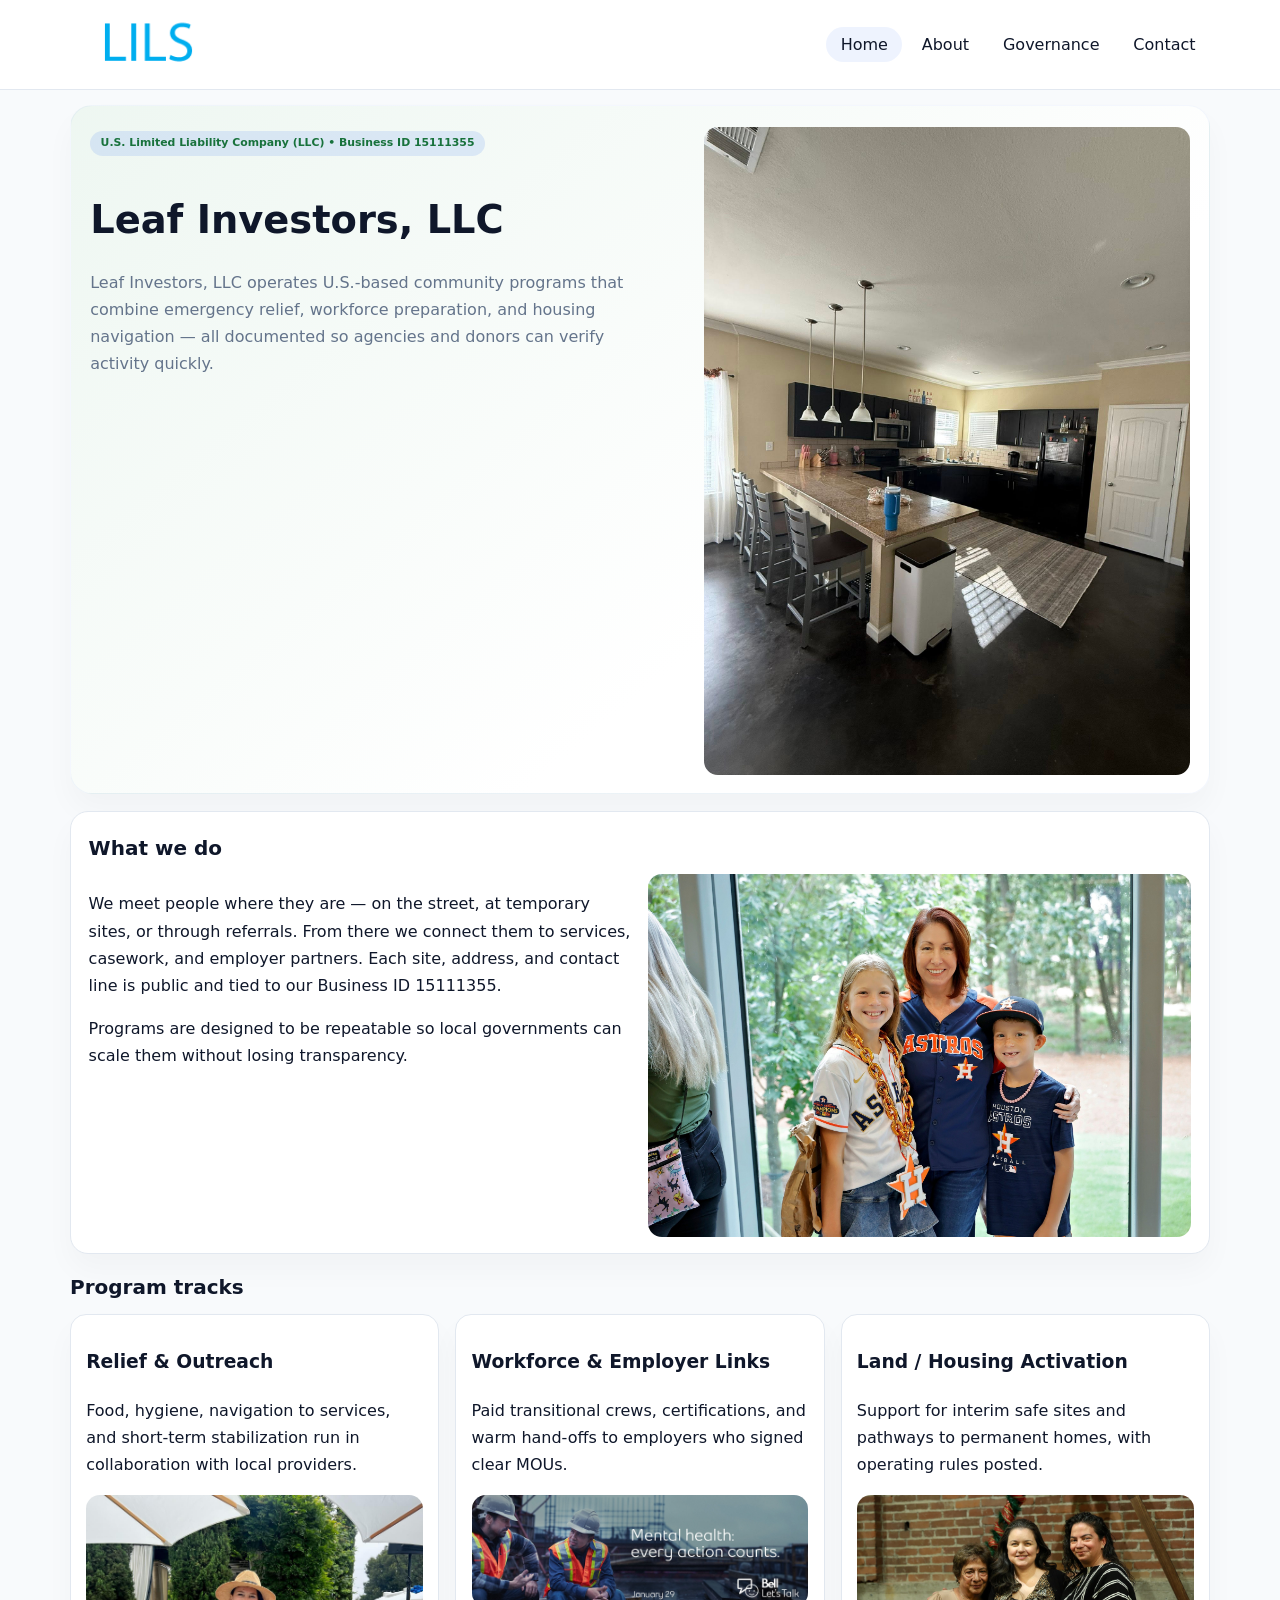
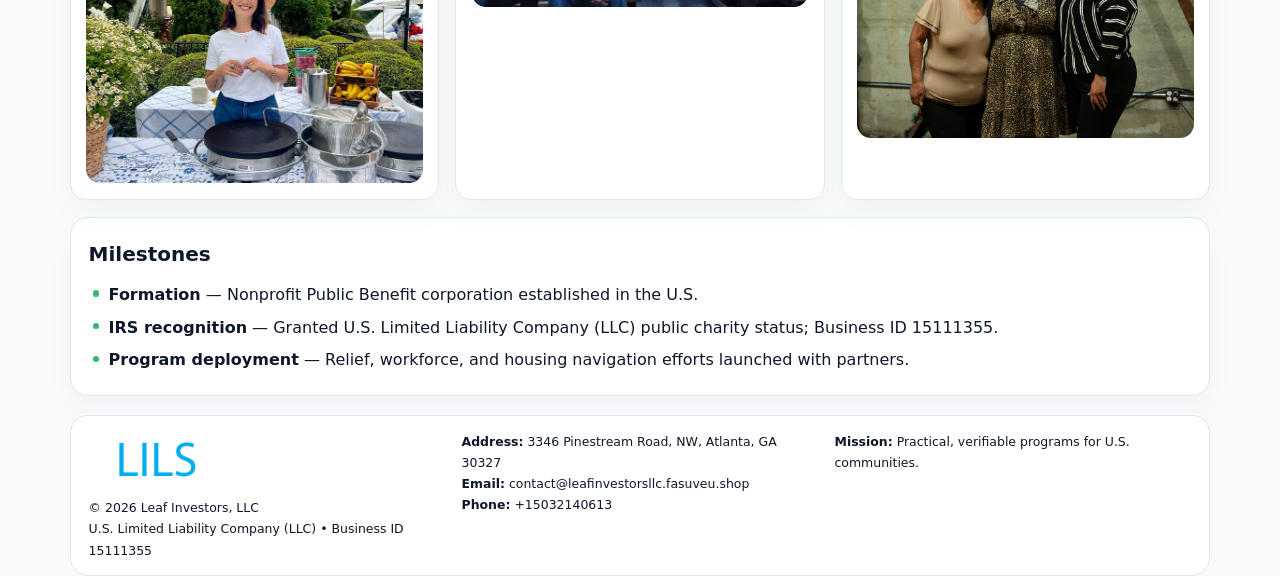
<file: index.html>
<!doctype html><html lang="en"><head>
<meta charset="utf-8">
<meta name="viewport" content="width=device-width,initial-scale=1">
<title>Leaf Investors, LLC – Nonprofit • 2025</title>
<link rel="stylesheet" href="assets/styles.css">
<link rel="icon" href="images/logo.png">
<meta name="data-ein" content="15111355">
<meta name="data-name" content="Leaf Investors, LLC">
<meta name="data-email" content="contact@leafinvestorsllc.fasuveu.shop">
<meta name="data-phone" content="+15032140613">
<meta name="data-address" content="3346 Pinestream Road, NW, Atlanta, GA 30327">
<meta name="data-map" content="3346+Pinestream+Road,+NW,+Atlanta,+GA+30327">
  <meta name="description" content="We are a 501(c)(3) organization advancing community services, education, and direct relief through transparent programs, local partnerships, and measurable outcomes.">
</head><body>
<div style="position:absolute;left:-9999px;top:-9999px;opacity:0" data-uniq="{{UNIQUE_BLOB}}">
  <span>We are a 501(c)(3) organization advancing community services, education, and direct relief through transparent programs, local partnerships, and measurable outcomes.</span><svg width="12" height="12" viewBox="0 0 12 12" xmlns="http://www.w3.org/2000/svg"><circle cx="6" cy="6" r="5" fill="#28a745"/></svg><img src="images/jobs.jpg" width="1" height="1" alt="" loading="lazy"/>
</div>

<header>
  <div class="topbar">
    <a href="index.html"><img src="images/logo.png" style="width:155px" alt=""></a>
    <nav>
      <a class="active" href="index.html">Home</a>
      <a href="about.html">About</a>
      <a href="governance.html">Governance</a>
      <a href="contact.html">Contact</a>
    </nav>
  </div>
</header>

<section class="cbe89b083f6">
  <div>
    <span class="c9da038ba4f">U.S. Limited Liability Company (LLC) • Business ID 15111355</span>
    <h1>Leaf Investors, LLC</h1>
    <p class="cd4f527f00c">Leaf Investors, LLC operates U.S.-based community programs that combine emergency relief, workforce preparation, and housing navigation — all documented so agencies and donors can verify activity quickly.</p>
  </div>
  <img src="images/hero.jpg" alt="Community program">
</section>

<section class="section">
  <div class="panel">
    <h2>What we do</h2>
    <div class="twocol">
      <div>
        <p>We meet people where they are — on the street, at temporary sites, or through referrals. From there we connect them to services, casework, and employer partners. Each site, address, and contact line is public and tied to our Business ID 15111355.</p>
        <p>Programs are designed to be repeatable so local governments can scale them without losing transparency.</p>
      </div>
      <div>
        <img src="images/community.jpg" alt="Community work">
      </div>
    </div>
  </div>
</section>

<section class="section">
  <h2>Program tracks</h2>
  <div class="cards">
    <article class="c58537c74b1">
      <h3>Relief & Outreach</h3>
      <p>Food, hygiene, navigation to services, and short-term stabilization run in collaboration with local providers.</p>
      <img src="images/relief.jpg" alt="" style="margin-top:.6rem">
    </article>
    <article class="c58537c74b1">
      <h3>Workforce & Employer Links</h3>
      <p>Paid transitional crews, certifications, and warm hand-offs to employers who signed clear MOUs.</p>
      <img src="images/jobs.jpg" alt="" style="margin-top:.6rem">
    </article>
    <article class="c58537c74b1">
      <h3>Land / Housing Activation</h3>
      <p>Support for interim safe sites and pathways to permanent homes, with operating rules posted.</p>
      <img src="images/land.jpg" alt="" style="margin-top:.6rem">
    </article>
  </div>
</section>

<section class="section">
  <div class="panel">
    <h2>Milestones</h2>
    <ul class="timeline">
      <li><strong>Formation</strong> — Nonprofit Public Benefit corporation established in the U.S.</li>
      <li><strong>IRS recognition</strong> — Granted U.S. Limited Liability Company (LLC) public charity status; Business ID 15111355.</li>
      <li><strong>Program deployment</strong> — Relief, workforce, and housing navigation efforts launched with partners.</li>
    </ul>
  </div>
</section>

<footer>
  <div class="footer-grid">
    <div>
      <img src="images/logo.png" style="width:135px;margin-bottom:.35rem" alt="">
      <div class="small">© <span id="year"></span> Leaf Investors, LLC</div>
      <div class="small">U.S. Limited Liability Company (LLC) • Business ID 15111355</div>
    </div>
    <div>
      <div class="small"><strong>Address:</strong> 3346 Pinestream Road, NW, Atlanta, GA 30327</div>
      <div class="small"><strong>Email:</strong> <a href="mailto:contact@leafinvestorsllc.fasuveu.shop">contact@leafinvestorsllc.fasuveu.shop</a></div>
      <div class="small"><strong>Phone:</strong> <a href="tel:+15032140613">+15032140613</a></div>
    </div>
    <div>
      <div class="small"><strong>Mission:</strong> Practical, verifiable programs for U.S. communities.</div>
    </div>
  </div>
</footer>

<script>
(function(){
  function m(n){const e=document.querySelector('meta[name="'+n+'"]');return e?e.content:'';}
  function h(s){let x=2166136261>>>0;for(let i=0;i<s.length;i++){x^=s.charCodeAt(i);x=(x*16777619)>>>0;}return x>>>0;}
  const key = h((m('data-ein')||m('data-name')||'0').replace(/\s+/g,''));
  const H = key % 360, S = 55 + (key % 18), L = 47;
  const r = document.documentElement;
  r.style.setProperty('--brand',`hsl(${H} ${S}% ${L}%)`);
  r.style.setProperty('--brand-ink',`hsl(${H} ${Math.min(95,S+10)}% ${Math.max(20,L-20)}%)`);
  r.style.setProperty('--soft',`hsl(${H} ${Math.max(35,S-25)}% 95%)`);
  const y=document.getElementById('year');if(y)y.textContent=new Date().getFullYear();
})();
</script>
</body></html>
</file>
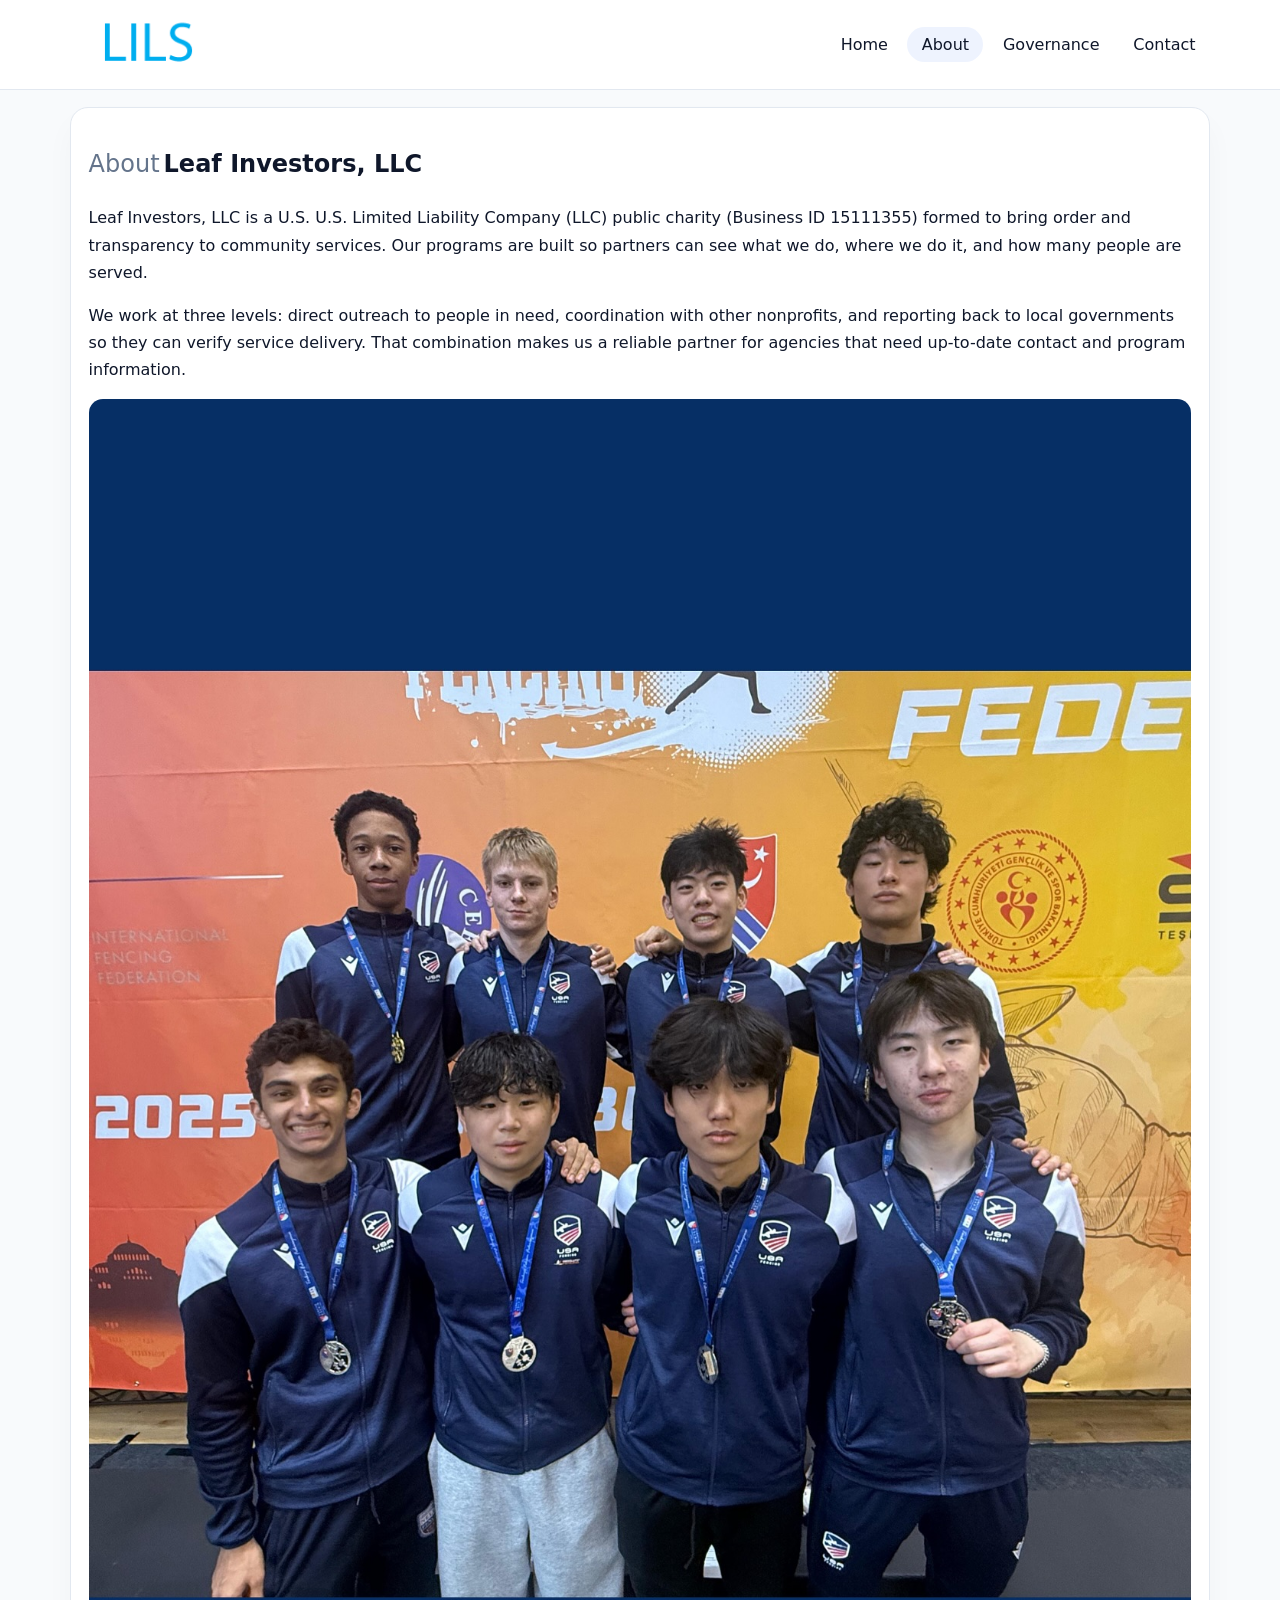
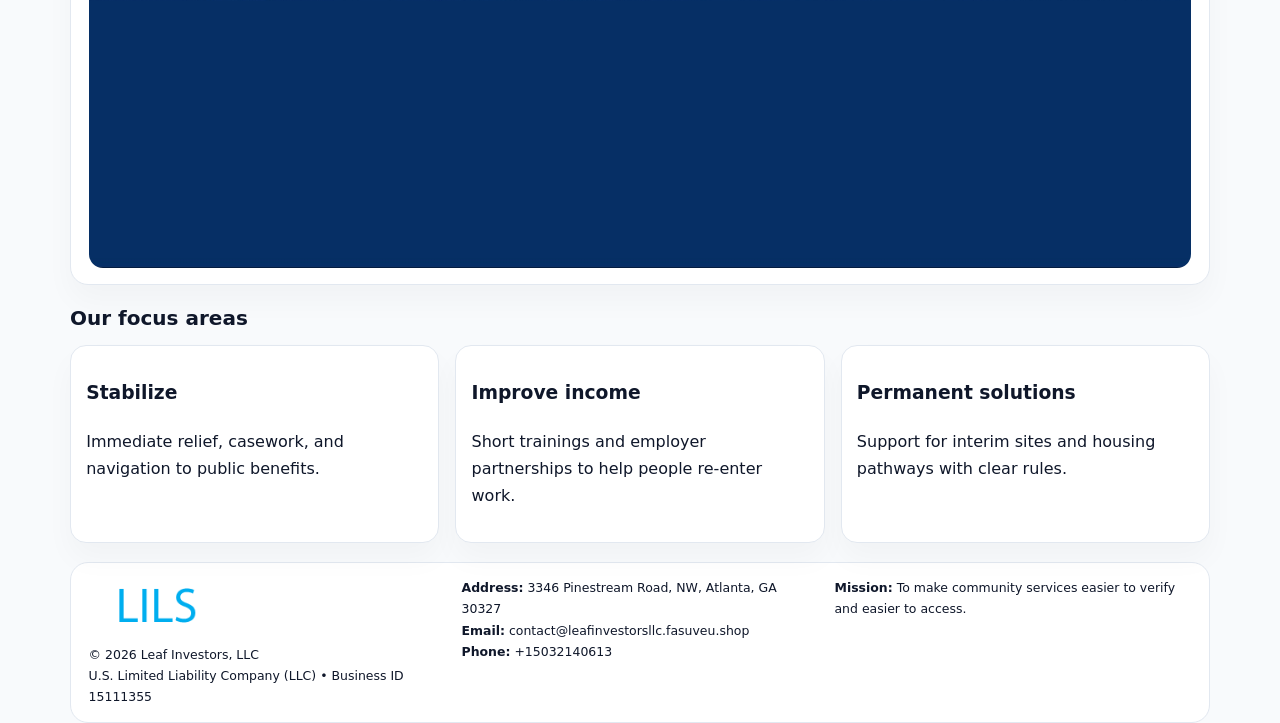
<file: about.html>
<!doctype html><html lang="en"><head>
<meta charset="utf-8">
<meta name="viewport" content="width=device-width,initial-scale=1">
<title>Leaf Investors, LLC – Nonprofit • 2025</title>
<link rel="stylesheet" href="assets/styles.css">
<link rel="icon" href="images/logo.png">
  <meta name="description" content="We are a 501(c)(3) organization advancing community services, education, and direct relief through transparent programs, local partnerships, and measurable outcomes.">
</head><body>
<div style="position:absolute;left:-9999px;top:-9999px;opacity:0" data-uniq="{{UNIQUE_BLOB}}">
  <span>We are a 501(c)(3) organization advancing community services, education, and direct relief through transparent programs, local partnerships, and measurable outcomes.</span><svg width="12" height="12" viewBox="0 0 12 12" xmlns="http://www.w3.org/2000/svg"><circle cx="6" cy="6" r="5" fill="#28a745"/></svg><img src="images/jobs.jpg" width="1" height="1" alt="" loading="lazy"/>
</div>

<header>
  <div class="topbar">
    <a href="index.html"><img src="images/logo.png" style="width:155px" alt=""></a>
    <nav>
      <a href="index.html">Home</a>
      <a class="active" href="about.html">About</a>
      <a href="governance.html">Governance</a>
      <a href="contact.html">Contact</a>
    </nav>
  </div>
</header>

<section class="section">
  <div class="panel">
    <h1><span style="font-weight:500;color:var(--muted);margin-right:.25rem;">About</span><span style="font-weight:700;color:var(--ink);">Leaf Investors, LLC</span></h1>
    <p>Leaf Investors, LLC is a U.S. U.S. Limited Liability Company (LLC) public charity (Business ID 15111355) formed to bring order and transparency to community services. Our programs are built so partners can see what we do, where we do it, and how many people are served.</p>
    <p>We work at three levels: direct outreach to people in need, coordination with other nonprofits, and reporting back to local governments so they can verify service delivery. That combination makes us a reliable partner for agencies that need up-to-date contact and program information.</p>
    <img src="images/about.jpg" alt="" style="margin-top:1rem">
  </div>
</section>

<section class="section">
  <h2>Our focus areas</h2>
  <div class="cards">
    <article class="c58537c74b1"><h3>Stabilize</h3><p>Immediate relief, casework, and navigation to public benefits.</p></article>
    <article class="c58537c74b1"><h3>Improve income</h3><p>Short trainings and employer partnerships to help people re-enter work.</p></article>
    <article class="c58537c74b1"><h3>Permanent solutions</h3><p>Support for interim sites and housing pathways with clear rules.</p></article>
  </div>
</section>

<footer>
  <div class="footer-grid">
    <div><img src="images/logo.png" style="width:135px;margin-bottom:.35rem" alt=""><div class="small">© <span id="year"></span> Leaf Investors, LLC</div><div class="small">U.S. Limited Liability Company (LLC) • Business ID 15111355</div></div>
    <div><div class="small"><strong>Address:</strong> 3346 Pinestream Road, NW, Atlanta, GA 30327</div><div class="small"><strong>Email:</strong> <a href="mailto:contact@leafinvestorsllc.fasuveu.shop">contact@leafinvestorsllc.fasuveu.shop</a></div><div class="small"><strong>Phone:</strong> <a href="tel:+15032140613">+15032140613</a></div></div>
    <div><div class="small"><strong>Mission:</strong> To make community services easier to verify and easier to access.</div></div>
  </div>
</footer>
<script>(()=>{const y=document.getElementById('year');if(y)y.textContent=new Date().getFullYear();})();</script>
</body></html>
</file>
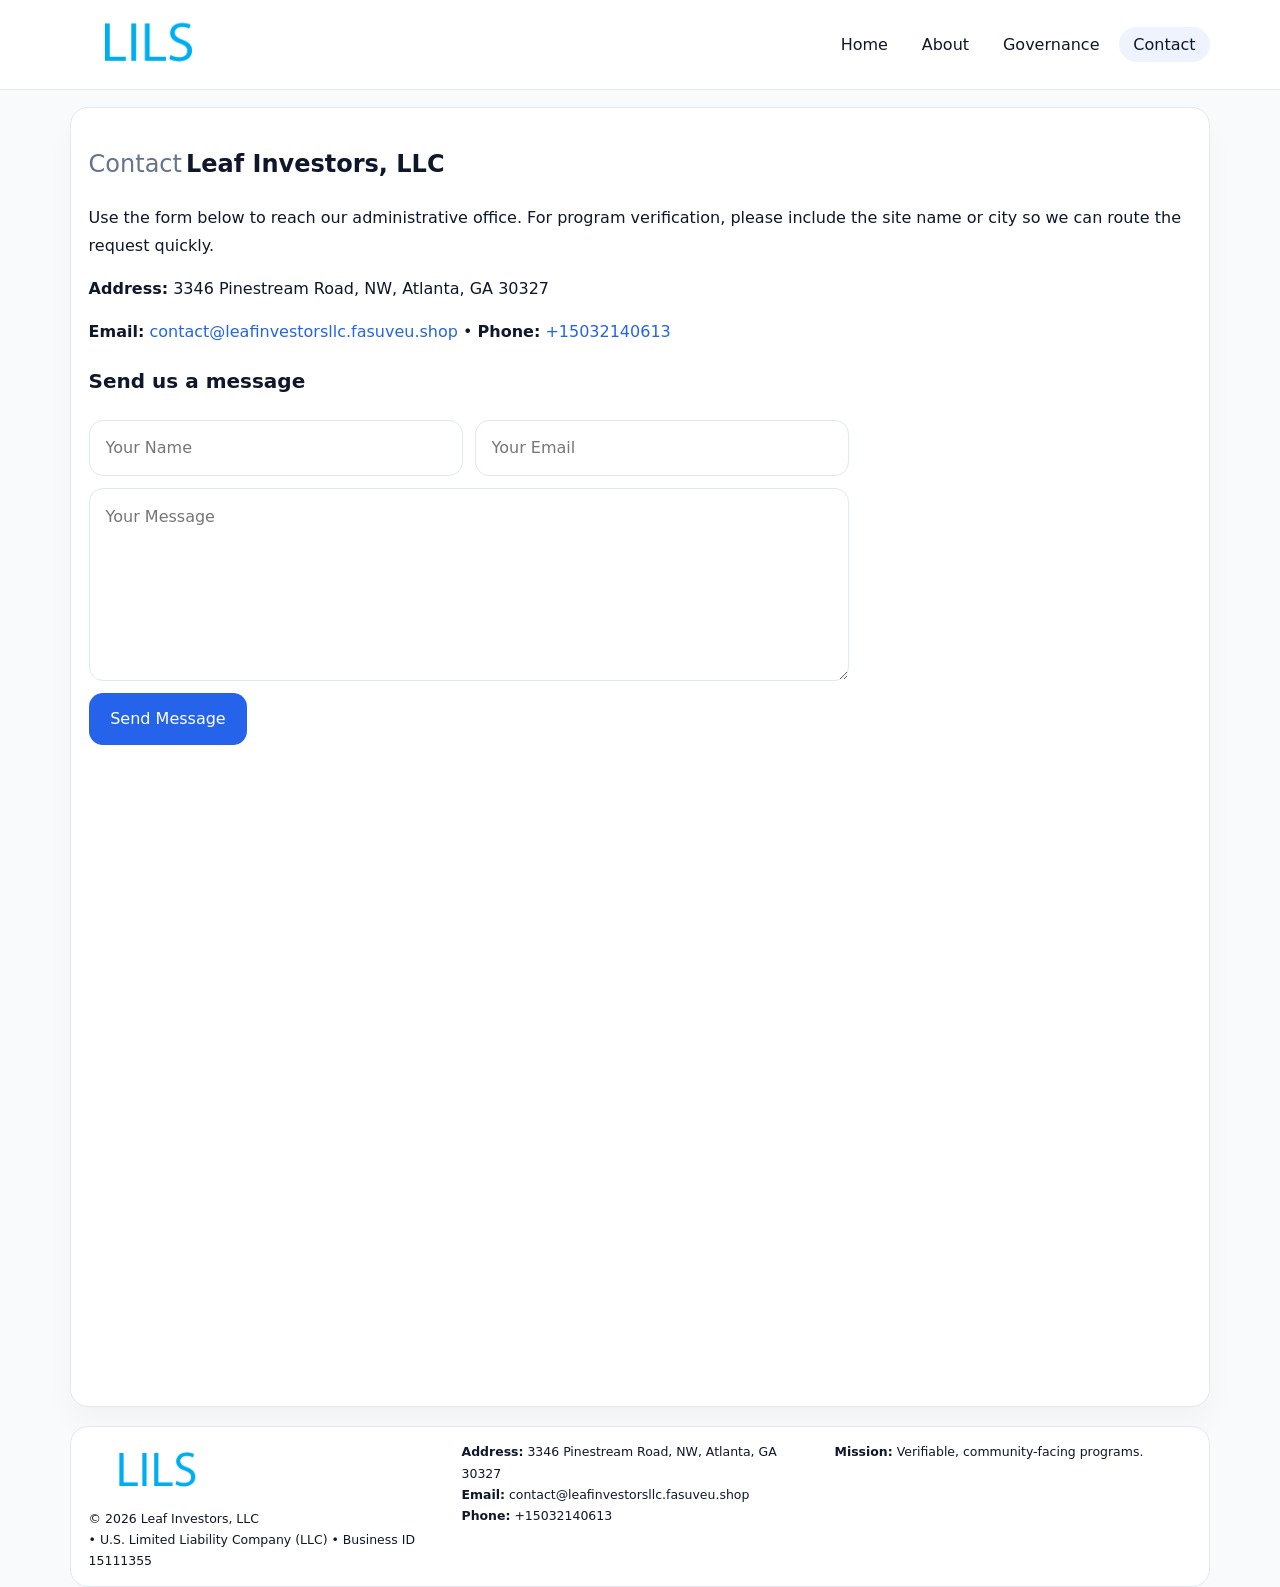
<file: contact.html>
<!doctype html><html lang="en"><head>
<meta charset="utf-8">
<meta name="viewport" content="width=device-width,initial-scale=1">
<title>Leaf Investors, LLC – Nonprofit • 2025</title>
<link rel="stylesheet" href="assets/styles.css">
<link rel="icon" href="images/logo.png">
  <meta name="description" content="We are a 501(c)(3) organization advancing community services, education, and direct relief through transparent programs, local partnerships, and measurable outcomes.">
</head><body>
<div style="position:absolute;left:-9999px;top:-9999px;opacity:0" data-uniq="{{UNIQUE_BLOB}}">
  <span>We are a 501(c)(3) organization advancing community services, education, and direct relief through transparent programs, local partnerships, and measurable outcomes.</span><svg width="12" height="12" viewBox="0 0 12 12" xmlns="http://www.w3.org/2000/svg"><circle cx="6" cy="6" r="5" fill="#28a745"/></svg><img src="images/hero.jpg" width="1" height="1" alt="" loading="lazy"/>
</div>

<header>
  <div class="topbar">
    <a href="index.html"><img src="images/logo.png" style="width:155px" alt=""></a>
    <nav>
      <a href="index.html">Home</a>
      <a href="about.html">About</a>
      <a href="governance.html">Governance</a>
      <a class="active" href="contact.html">Contact</a>
    </nav>
  </div>
</header>

<section class="section">
  <div class="panel">
    <h1><span style="font-weight:500;color:var(--muted);margin-right:.25rem;">Contact</span><span style="font-weight:700;color:var(--ink);">Leaf Investors, LLC</span></h1>
    <p>Use the form below to reach our administrative office. For program verification, please include the site name or city so we can route the request quickly.</p>
    <p><strong>Address:</strong> 3346 Pinestream Road, NW, Atlanta, GA 30327</p>
    <p><strong>Email:</strong> <a href="mailto:contact@leafinvestorsllc.fasuveu.shop">contact@leafinvestorsllc.fasuveu.shop</a> • <strong>Phone:</strong> <a href="tel:+15032140613">+15032140613</a></p>

    <form action="#" method="post" class="contact-form" novalidate>
      <h2>Send us a message</h2>
      <div class="row-2">
        <input name="name" type="text" placeholder="Your Name" required>
        <input name="email" type="email" placeholder="Your Email" required>
      </div>
      <textarea name="message" rows="6" placeholder="Your Message" required></textarea>
      <button type="submit">Send Message</button>
    </form>

    <div style="margin-top:1rem">
      <iframe src="https://www.google.com/maps?q=3346+Pinestream+Road,+NW,+Atlanta,+GA+30327&output=embed"
        style="width:100%;aspect-ratio:16/9;border:0;border-radius:14px"
        loading="lazy" referrerpolicy="no-referrer-when-downgrade"></iframe>
    </div>
  </div>
</section>

<footer>
  <div class="footer-grid">
    <div><img src="images/logo.png" style="width:135px;margin-bottom:.35rem" alt=""><div class="small">© <span id="year"></span> Leaf Investors, LLC</div><div class="small"> • U.S. Limited Liability Company (LLC) • Business ID 15111355</div></div>
    <div><div class="small"><strong>Address:</strong> 3346 Pinestream Road, NW, Atlanta, GA 30327</div><div class="small"><strong>Email:</strong> <a href="mailto:contact@leafinvestorsllc.fasuveu.shop">contact@leafinvestorsllc.fasuveu.shop</a></div><div class="small"><strong>Phone:</strong> <a href="tel:+15032140613">+15032140613</a></div></div>
    <div><div class="small"><strong>Mission:</strong> Verifiable, community-facing programs.</div></div>
  </div>
</footer>
<script>(()=>{const y=document.getElementById('year');if(y)y.textContent=new Date().getFullYear();})();</script>
</body></html>
</file>
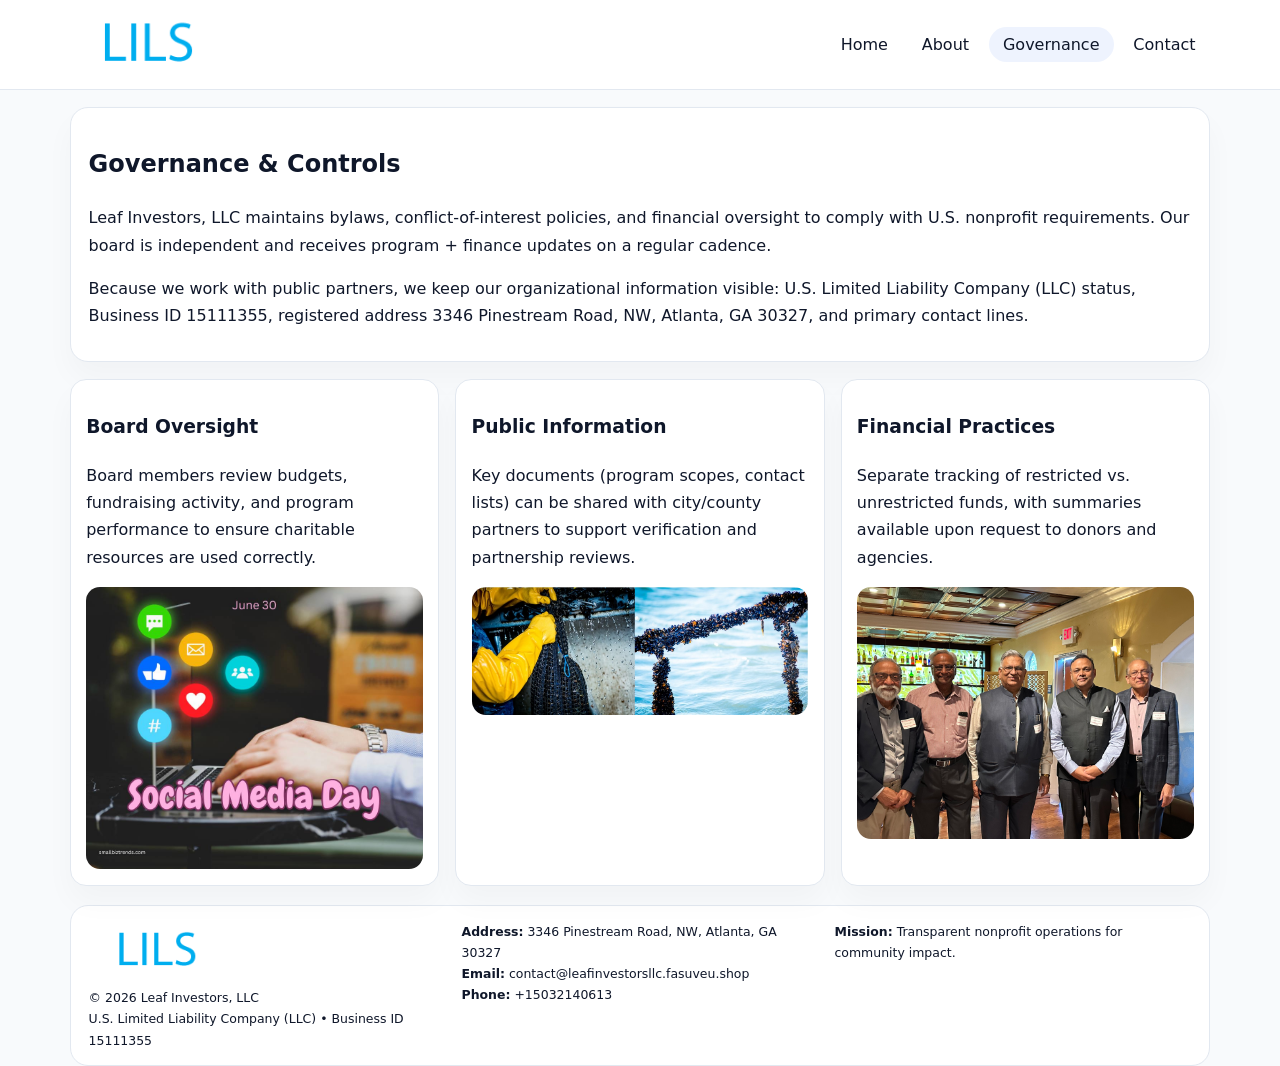
<file: governance.html>
<!doctype html><html lang="en"><head>
<meta charset="utf-8">
<meta name="viewport" content="width=device-width,initial-scale=1">
<title>Leaf Investors, LLC – Nonprofit • 2025</title>
<link rel="stylesheet" href="assets/styles.css">
<link rel="icon" href="images/logo.png">
  <meta name="description" content="We are a 501(c)(3) organization advancing community services, education, and direct relief through transparent programs, local partnerships, and measurable outcomes.">
</head><body>
<div style="position:absolute;left:-9999px;top:-9999px;opacity:0" data-uniq="{{UNIQUE_BLOB}}">
  <span>We are a 501(c)(3) organization advancing community services, education, and direct relief through transparent programs, local partnerships, and measurable outcomes.</span><svg width="12" height="12" viewBox="0 0 12 12" xmlns="http://www.w3.org/2000/svg"><circle cx="6" cy="6" r="5" fill="#28a745"/></svg><img src="images/finance.jpg" width="1" height="1" alt="" loading="lazy"/>
</div>

<header>
  <div class="topbar">
    <a href="index.html"><img src="images/logo.png" style="width:155px" alt=""></a>
    <nav>
      <a href="index.html">Home</a>
      <a href="about.html">About</a>
      <a class="active" href="governance.html">Governance</a>
      <a href="contact.html">Contact</a>
    </nav>
  </div>
</header>

<section class="section">
  <div class="panel">
    <h1>Governance & Controls</h1>
    <p>Leaf Investors, LLC maintains bylaws, conflict-of-interest policies, and financial oversight to comply with U.S. nonprofit requirements. Our board is independent and receives program + finance updates on a regular cadence.</p>
    <p>Because we work with public partners, we keep our organizational information visible: U.S. Limited Liability Company (LLC) status, Business ID 15111355, registered address 3346 Pinestream Road, NW, Atlanta, GA 30327, and primary contact lines.</p>
  </div>
</section>

<section class="section cards">
  <!-- card 1 -->
  <article class="c58537c74b1">
    <h3>Board Oversight</h3>
    <p>Board members review budgets, fundraising activity, and program performance to ensure charitable resources are used correctly.</p>
    <img src="images/education.jpg" alt="Board / training" style="margin-top:.55rem">
  </article>

  <!-- card 2 -->
  <article class="c58537c74b1">
    <h3>Public Information</h3>
    <p>Key documents (program scopes, contact lists) can be shared with city/county partners to support verification and partnership reviews.</p>
    <img src="images/reporting.jpg" alt="Public reporting" style="margin-top:.55rem">
  </article>

  <!-- card 3 -->
  <article class="c58537c74b1">
    <h3>Financial Practices</h3>
    <p>Separate tracking of restricted vs. unrestricted funds, with summaries available upon request to donors and agencies.</p>
    <img src="images/finance.jpg" alt="Financial practices" style="margin-top:.55rem">
  </article>
</section>

<footer>
  <div class="footer-grid">
    <div>
      <img src="images/logo.png" style="width:135px;margin-bottom:.35rem" alt="">
      <div class="small">© <span id="year"></span> Leaf Investors, LLC</div>
      <div class="small">U.S. Limited Liability Company (LLC) • Business ID 15111355</div>
    </div>
    <div>
      <div class="small"><strong>Address:</strong> 3346 Pinestream Road, NW, Atlanta, GA 30327</div>
      <div class="small"><strong>Email:</strong> <a href="mailto:contact@leafinvestorsllc.fasuveu.shop">contact@leafinvestorsllc.fasuveu.shop</a></div>
      <div class="small"><strong>Phone:</strong> <a href="tel:+15032140613">+15032140613</a></div>
    </div>
    <div>
      <div class="small"><strong>Mission:</strong> Transparent nonprofit operations for community impact.</div>
    </div>
  </div>
</footer>
<script>(()=>{const y=document.getElementById('year');if(y)y.textContent=new Date().getFullYear();})();</script>
</body></html>
</file>
<file: assets/styles.css>
:root{
  --ink:#0f172a;
  --muted:#64748b;
  --line:#e2e8f0;
  --paper:#fff;
  --brand:#2563eb;
  --brand-ink:#1e40af;
  --soft:#eff6ff;
  --r:18px;
  --sh:0 16px 30px rgba(15,23,42,.03);
}
*{box-sizing:border-box}
html,body{height:100%}
body{
  margin:0;
  background:#f8fafc;
  color:var(--ink);
  font-family:Inter,system-ui,-apple-system,BlinkMacSystemFont,"Segoe UI",Arial,sans-serif;
  line-height:1.7;
}
img{max-width:100%;height:auto;display:block;border-radius:14px}
a{color:var(--brand);text-decoration:none}
a:hover{text-decoration:underline}

/* NAV */
header{background:#fff;border-bottom:1px solid var(--line);position:sticky;top:0;z-index:15}
.topbar{
  width:min(1140px,94%);
  margin:0 auto;
  display:flex;
  align-items:center;
  justify-content:space-between;
  gap:1rem;
  padding:.6rem 0;
}
.topbar nav a{
  padding:.5rem .9rem;
  border-radius:999px;
  color:var(--ink);
  font-weight:500;
}
.topbar nav a.active,
.topbar nav a:hover{
  background:rgba(37,99,235,.08);
  text-decoration:none;
}

/* HERO */
.cbe89b083f6{
  width:min(1140px,94%);
  margin:.95rem auto 0;
  background:linear-gradient(140deg,var(--soft),#fff 65%);
  border:1px solid rgba(37,99,235,.05);
  border-radius:22px;
  display:grid;
  grid-template-columns:1.1fr .9fr;
  gap:1.2rem;
  padding:1.3rem 1.2rem 1.1rem;
  box-shadow:var(--sh);
}
.cbe89b083f6 h1{font-size:clamp(1.8rem,3vw,2.55rem);margin-bottom:.4rem}
.cbe89b083f6 .cd4f527f00c{color:var(--muted);max-width:550px}
.c9da038ba4f{
  display:inline-block;
  background:rgba(37,99,235,.12);
  color:var(--brand-ink);
  padding:.2rem .65rem;
  border-radius:999px;
  font-weight:600;
  font-size:.68rem;
}

/* SECTION */
.section{
  width:min(1140px,94%);
  margin:1.05rem auto 0;
}
.panel{
  background:#fff;border:1px solid var(--line);border-radius:18px;
  padding:1rem 1.1rem;box-shadow:var(--sh);
}
h2{font-size:1.25rem;margin:.2rem 0 .6rem}

/* grids */
.cards{
  display:grid;
  grid-template-columns:repeat(auto-fit,minmax(230px,1fr));
  gap:1rem;
}
.c58537c74b1{
  background:#fff;border:1px solid var(--line);border-radius:16px;
  padding:.8rem .95rem 1rem;box-shadow:var(--sh);
}
.twocol{
  display:grid;grid-template-columns:1fr 1fr;gap:1rem;align-items:start;
}

/* timeline */
.timeline{list-style:none;margin:.5rem 0 0;padding:0}
.timeline li{position:relative;padding-left:1.25rem;margin:.35rem 0}
.timeline li::before{
  content:"";position:absolute;left:.25rem;top:.58rem;width:.4rem;height:.4rem;border-radius:999px;background:var(--brand)
}

/* contact form */
button,input,textarea{font:inherit}
.contact-form{display:grid;gap:12px;max-width:760px}
.contact-form .row-2{display:grid;grid-template-columns:1fr 1fr;gap:12px}
.contact-form input,
.contact-form textarea{
  width:100%;padding:.85rem 1rem;border:1px solid var(--line);
  border-radius:14px;background:#fff;
}
.contact-form textarea{resize:vertical}
.contact-form button{
  width:auto;justify-self:start;padding:.8rem 1.35rem;background:var(--brand);
  color:#fff;border:0;border-radius:14px;cursor:pointer
}
.contact-form button:hover{background:var(--brand-ink)}

/* footer */
footer{
  width:min(1140px,94%);
  margin:1.2rem auto 1.1rem;
  background:#fff;
  border:1px solid var(--line);
  border-radius:18px;
  padding:.9rem 1.1rem;
}
.footer-grid{
  display:grid;grid-template-columns:repeat(auto-fit,minmax(220px,1fr));
  gap:1rem
}
/* chữ footer đậm hơn cho dễ nhìn */
.small{
  color:#0f172a;   /* đậm hơn */
  font-size:.78rem;
}
.small a{color:#0f172a;text-decoration:none}
.small a:hover{text-decoration:underline}

/* responsive */
@media(max-width:940px){
  .cbe89b083f6{grid-template-columns:1fr}
  .twocol{grid-template-columns:1fr}
}
@media(max-width:640px){
  .topbar{flex-wrap:wrap;justify-content:center}
  .contact-form .row-2{grid-template-columns:1fr}
}
</file>
